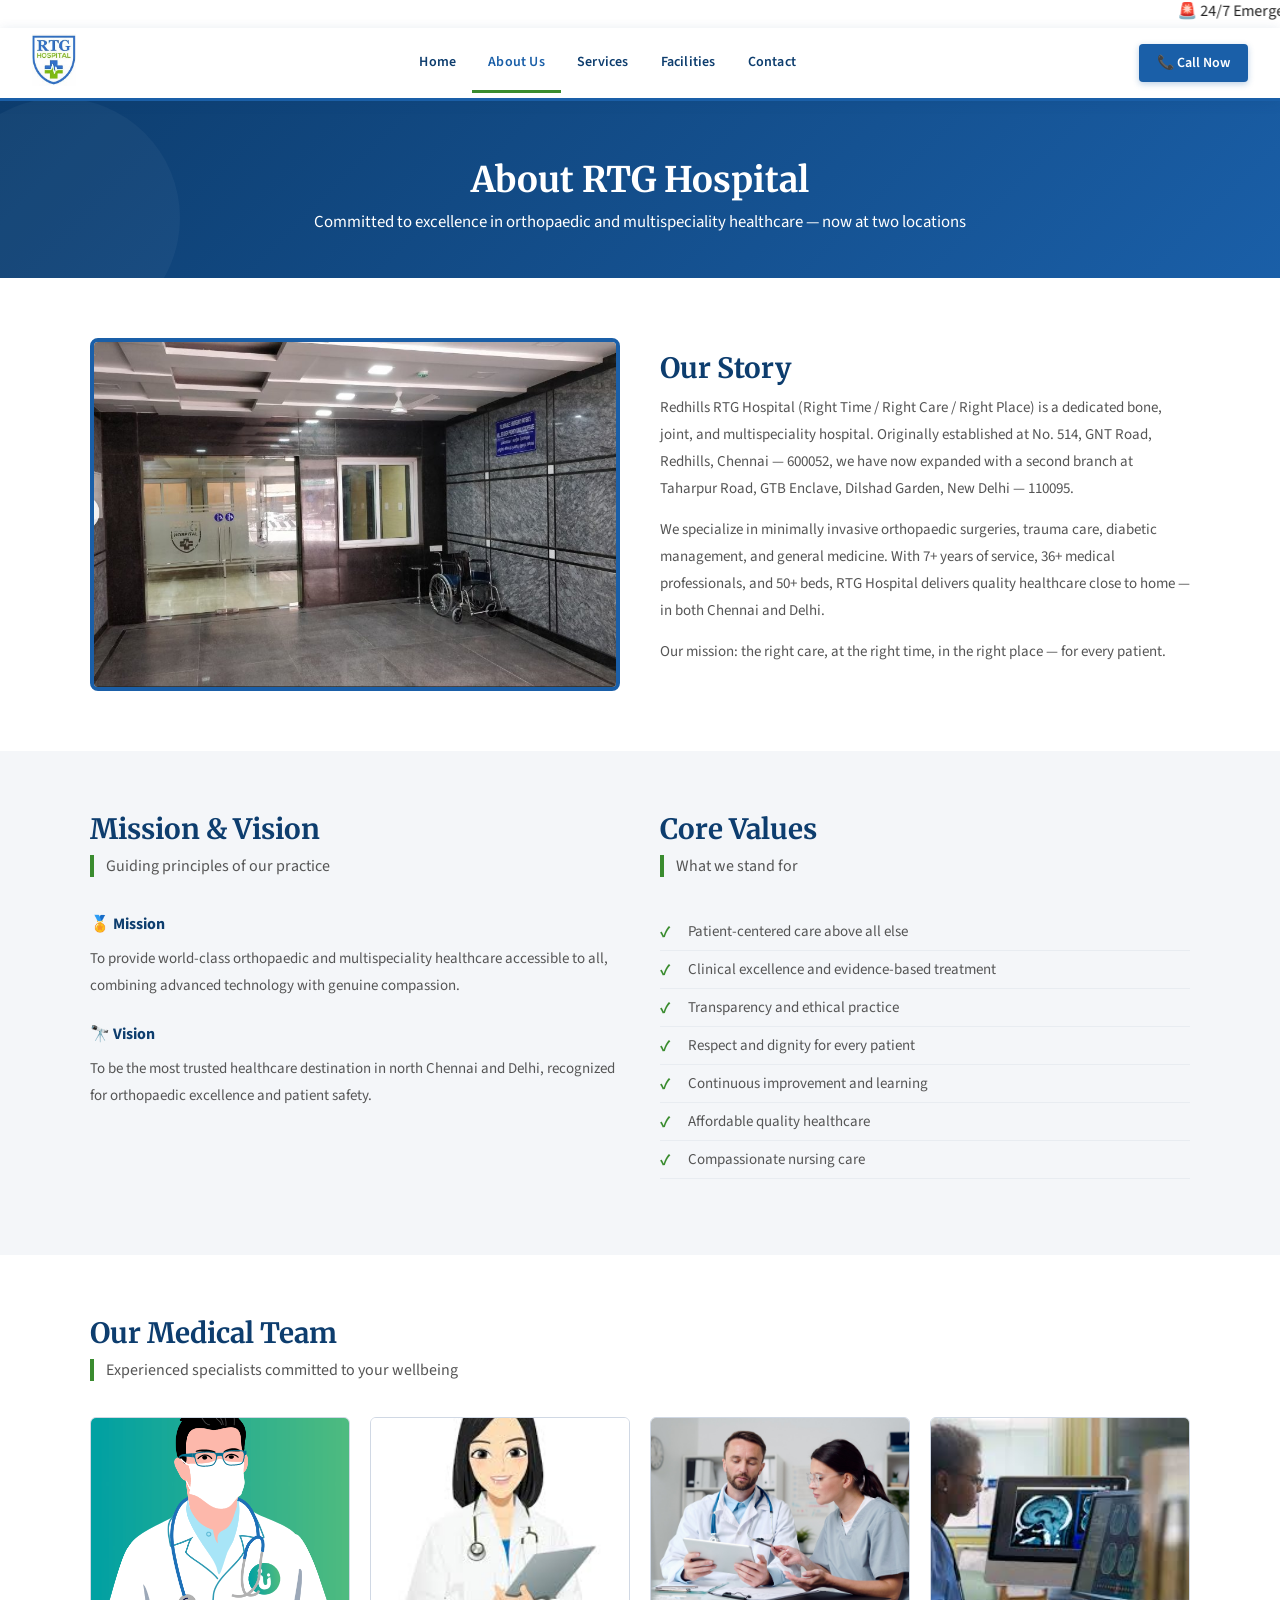
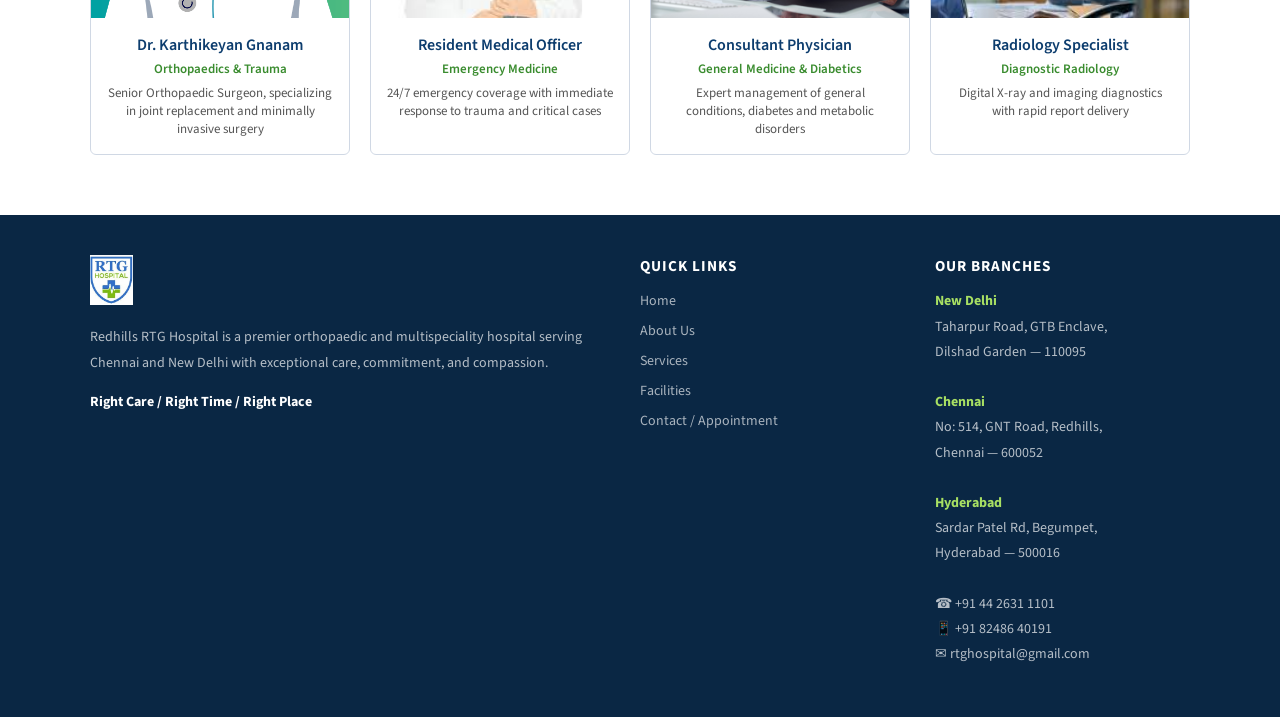
<file: about.html>
<!DOCTYPE html>
<html lang="en">
<head>
<meta charset="UTF-8"/>
<meta name="viewport" content="width=device-width, initial-scale=1.0"/>
<title>About Us - RTG Hospital | Our Story, Mission & Doctors</title>
<meta name="description" content="Learn about RTG Hospital's mission, vision, and expert medical team. Two locations in Chennai and Delhi committed to providing right care, right time, right place."/>
<meta name="keywords" content="RTG Hospital about, doctors, medical team, orthopaedic surgeon, hospital mission"/>
<meta name="robots" content="index, follow"/>
<link rel="canonical" href="https://www.rtghospital.com/about.html"/>
<link rel="icon" type="image/jpeg" href="images/logo.jpg"/>
<meta property="og:title" content="About Us - RTG Hospital | Our Story, Mission & Doctors"/>
<meta property="og:description" content="Learn about RTG Hospital's mission, vision, and expert medical team. Two locations in Chennai and Delhi committed to providing right care, right time, right place."/>
<meta property="og:type" content="website"/>
<meta property="og:url" content="https://www.rtghospital.com/about.html"/>
<link href="https://fonts.googleapis.com/css2?family=Merriweather:wght@400;700&family=Source+Sans+3:wght@400;500;600&display=swap" rel="stylesheet"/>
<link rel="stylesheet" href="css/style.css"/>

</head>
<body>

<div class="top-bar">
  <marquee behavior="scroll" direction="left" scrollamount="4">🚨 24/7 Emergency Care &nbsp;&nbsp;|&nbsp;&nbsp; ☎ +91 44 2631 1101 &nbsp;&nbsp;|&nbsp;&nbsp; +91 82486 40191</marquee>
</div>

<nav>
  <div class="nav-logo">
    <a href="index.html"><img src="images/logo.jpg" alt="RTG Hospital Logo"/></a>
  </div>
  <div class="nav-links">
    <a href="index.html">Home</a>
    <a href="about.html" class="active">About Us</a>
    <a href="services.html">Services</a>
    <a href="facilities.html">Facilities</a>
    <a href="contact.html">Contact</a>
  </div>
  <button class="hamburger" aria-label="Toggle menu">
    <span></span><span></span><span></span>
  </button>
  <a href="tel:+914426311101" class="nav-phone">📞 Call Now</a>
</nav>
<div class="nav-overlay"></div>

<div class="page">
  <div class="page-header">
    <h1>About RTG Hospital</h1>
    <p>Committed to excellence in orthopaedic and multispeciality healthcare — now at two locations</p>
  </div>
  <section>
    <div class="container">
      <div class="about-layout">
        <div class="about-img anim-left"><img src="[data-uri]" alt="RTG Hospital Entrance"/></div>
        <div class="about-text anim-right">
          <div class="section-title">Our Story</div>
          <p>Redhills RTG Hospital (Right Time / Right Care / Right Place) is a dedicated bone, joint, and multispeciality hospital. Originally established at No. 514, GNT Road, Redhills, Chennai — 600052, we have now expanded with a second branch at Taharpur Road, GTB Enclave, Dilshad Garden, New Delhi — 110095.</p>
          <p>We specialize in minimally invasive orthopaedic surgeries, trauma care, diabetic management, and general medicine. With 7+ years of service, 36+ medical professionals, and 50+ beds, RTG Hospital delivers quality healthcare close to home — in both Chennai and Delhi.</p>
          <p>Our mission: the right care, at the right time, in the right place — for every patient.</p>
        </div>
      </div>
    </div>
  </section>
  <section class="section-gray">
    <div class="container">
      <div style="display:grid;grid-template-columns:1fr 1fr;gap:40px;">
        <div class="anim-left">
          <div class="section-title">Mission &amp; Vision</div>
          <div class="section-sub">Guiding principles of our practice</div>
          <div style="margin-bottom:24px;"><h3 style="color:var(--blue-dark);margin-bottom:10px;font-size:1rem;">🏅 Mission</h3><p style="color:var(--text-muted);font-size:15px;line-height:1.8;">To provide world-class orthopaedic and multispeciality healthcare accessible to all, combining advanced technology with genuine compassion.</p></div>
          <div><h3 style="color:var(--blue-dark);margin-bottom:10px;font-size:1rem;">🔭 Vision</h3><p style="color:var(--text-muted);font-size:15px;line-height:1.8;">To be the most trusted healthcare destination in north Chennai and Delhi, recognized for orthopaedic excellence and patient safety.</p></div>
        </div>
        <div class="anim-right">
          <div class="section-title">Core Values</div>
          <div class="section-sub">What we stand for</div>
          <ul class="checklist">
            <li>Patient-centered care above all else</li>
            <li>Clinical excellence and evidence-based treatment</li>
            <li>Transparency and ethical practice</li>
            <li>Respect and dignity for every patient</li>
            <li>Continuous improvement and learning</li>
            <li>Affordable quality healthcare</li>
            <li>Compassionate nursing care</li>
          </ul>
        </div>
      </div>
    </div>
  </section>
  <section>
    <div class="container">
      <div class="section-title anim-fade-down">Our Medical Team</div>
      <div class="section-sub">Experienced specialists committed to your wellbeing</div>
      <div class="doctors-grid">
        <div class="doctor-card anim-fade-up delay-1"><div class="doctor-avatar"><img src="images/doc1.png" alt="Dr. Karthikeyan Gnanam"/></div><div class="doctor-info"><h3>Dr. Karthikeyan Gnanam</h3><div class="dept">Orthopaedics &amp; Trauma</div><p>Senior Orthopaedic Surgeon, specializing in joint replacement and minimally invasive surgery</p></div></div>
        <div class="doctor-card anim-fade-up delay-2"><div class="doctor-avatar"><img src="images/doc2.jfif" alt="Resident Medical Officer"/></div><div class="doctor-info"><h3>Resident Medical Officer</h3><div class="dept">Emergency Medicine</div><p>24/7 emergency coverage with immediate response to trauma and critical cases</p></div></div>
        <div class="doctor-card anim-fade-up delay-3"><div class="doctor-avatar"><img src="images/doc3.jpg" alt="Consultant Physician"/></div><div class="doctor-info"><h3>Consultant Physician</h3><div class="dept">General Medicine &amp; Diabetics</div><p>Expert management of general conditions, diabetes and metabolic disorders</p></div></div>
        <div class="doctor-card anim-fade-up delay-4"><div class="doctor-avatar"><img src="images/doc4.jfif" alt="Radiology Specialist"/></div><div class="doctor-info"><h3>Radiology Specialist</h3><div class="dept">Diagnostic Radiology</div><p>Digital X-ray and imaging diagnostics with rapid report delivery</p></div></div>
      </div>
    </div>
  </section>
</div>

<footer>
  <div class="footer-grid">
    <div>
      <img src="images/logo.jpg" alt="RTG Hospital" style="height:50px;margin-bottom:14px;"/>
      <p>Redhills RTG Hospital is a premier orthopaedic and multispeciality hospital serving Chennai and New Delhi with exceptional care, commitment, and compassion.</p>
      <p style="margin-top:14px;"><strong style="color:#fff;">Right Care / Right Time / Right Place</strong></p>
    </div>
    <div>
      <h4>Quick Links</h4>
      <ul>
        <li><a href="index.html">Home</a></li>
        <li><a href="about.html">About Us</a></li>
        <li><a href="services.html">Services</a></li>
        <li><a href="facilities.html">Facilities</a></li>
        <li><a href="contact.html">Contact / Appointment</a></li>
      </ul>
    </div>
    <div>
      <h4>Our Branches</h4>
      <p>
        <strong style="color:#a8e063;">New Delhi</strong><br/>
        Taharpur Road, GTB Enclave,<br/>Dilshad Garden — 110095<br/><br/>
        <strong style="color:#a8e063;">Chennai</strong><br/>
        No: 514, GNT Road, Redhills,<br/>Chennai — 600052<br/><br/>
        <strong style="color:#a8e063;">Hyderabad</strong><br/>
        Sardar Patel Rd, Begumpet,<br/>Hyderabad — 500016<br/><br/>
        ☎ +91 44 2631 1101<br/>
        📱 +91 82486 40191<br/>
        ✉ rtghospital@gmail.com
      </p>
    </div>
  </div>
  
</footer>

<script src="js/main.js"></script>
</body>
</html>
</file>
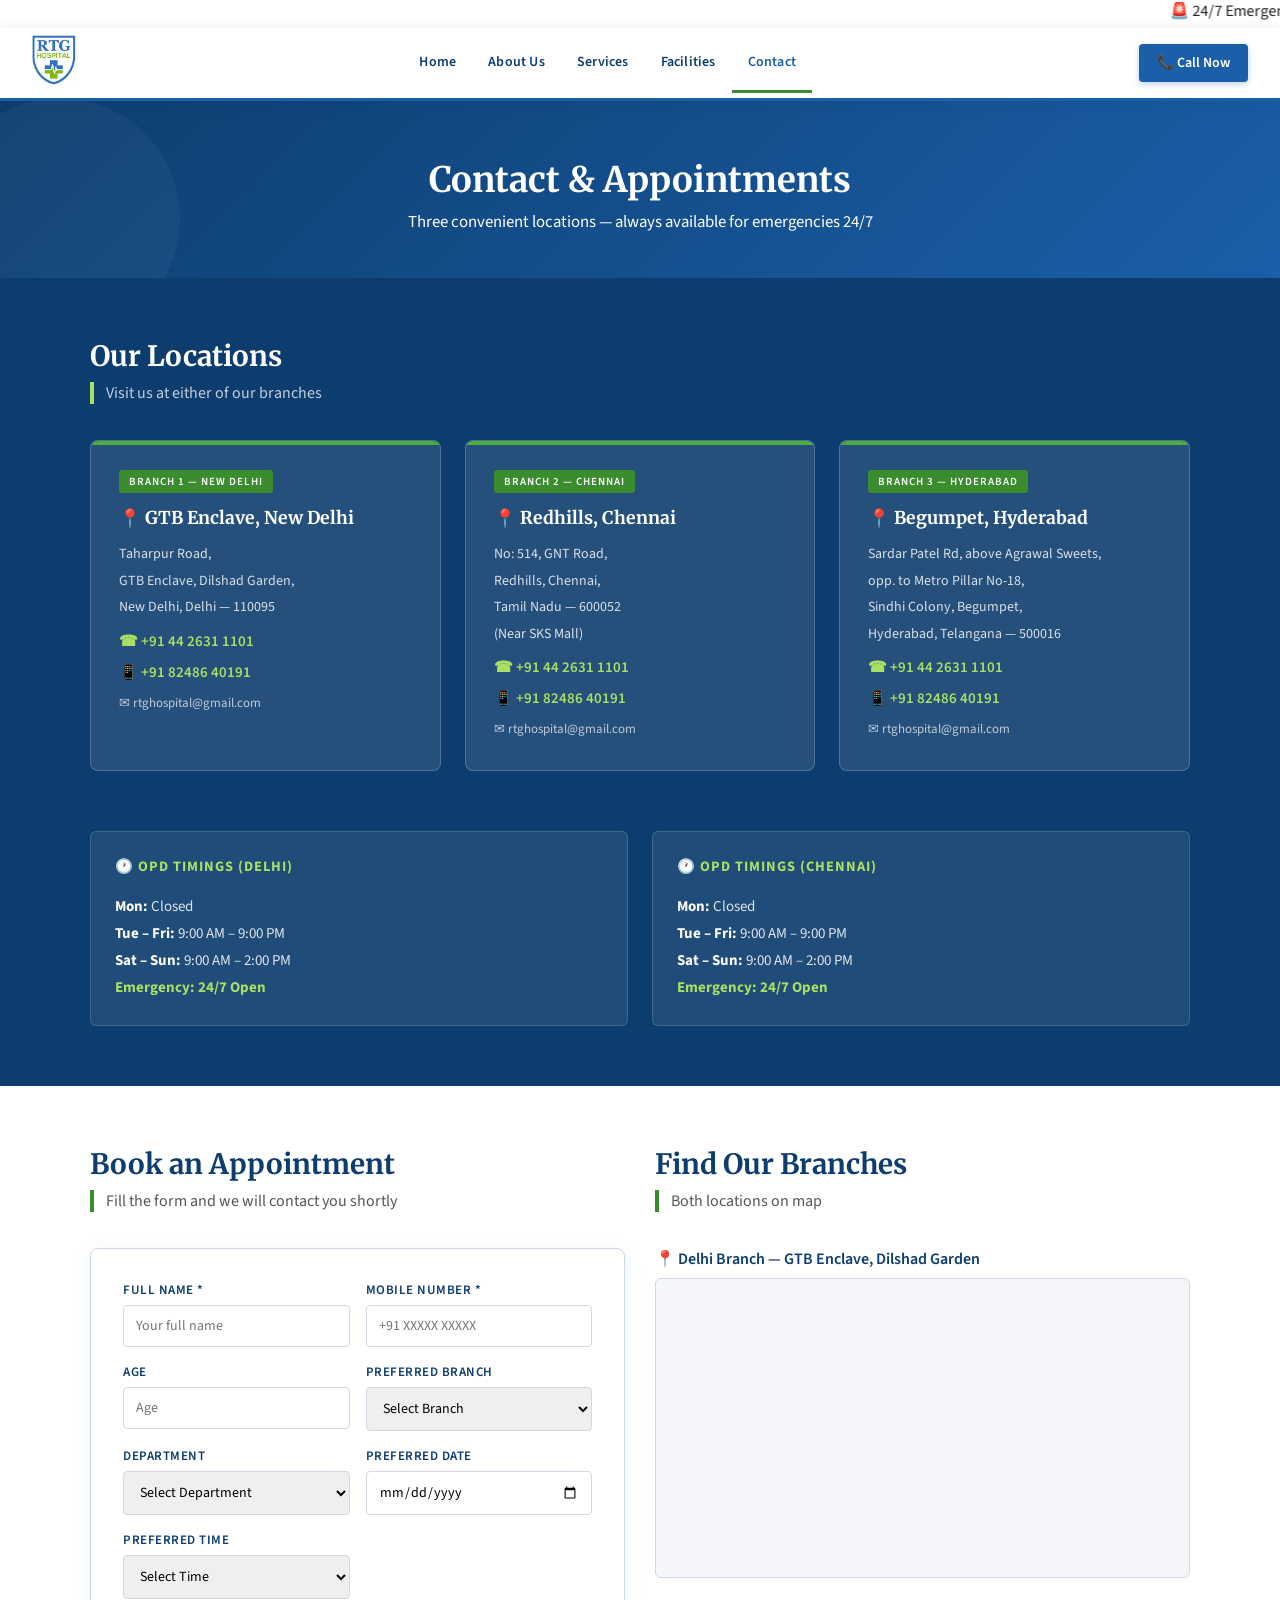
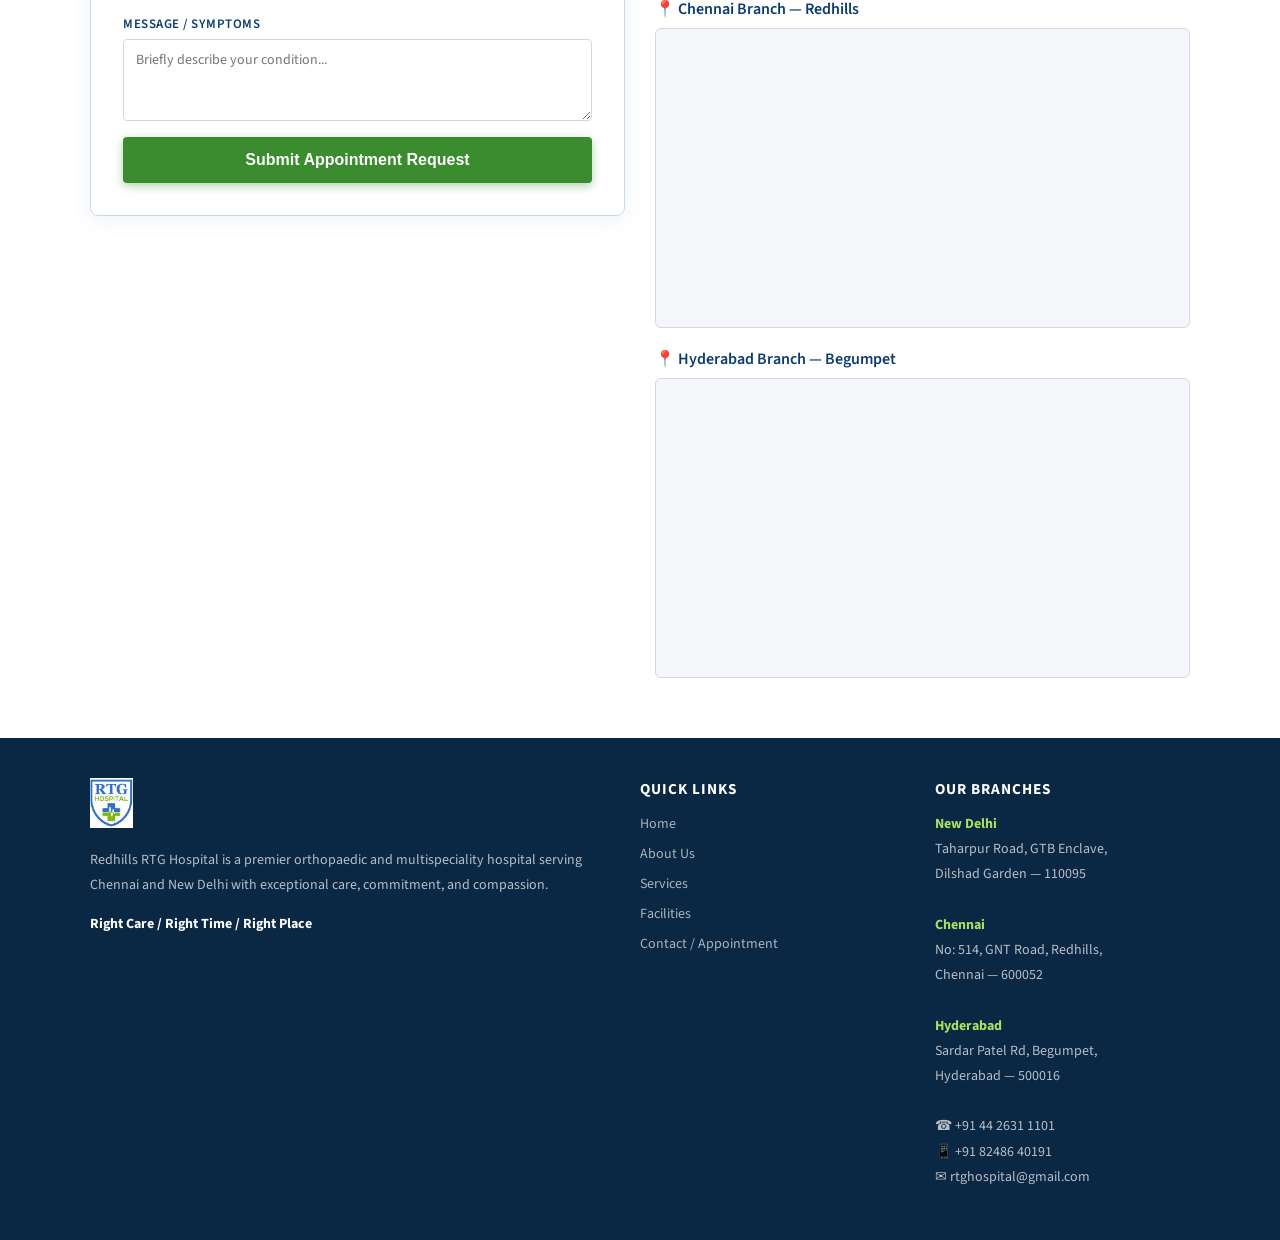
<file: contact.html>
<!DOCTYPE html>
<html lang="en">
<head>
<meta charset="UTF-8"/>
<meta name="viewport" content="width=device-width, initial-scale=1.0"/>
<title>Contact & Appointments - RTG Hospital | Delhi, Chennai & Hyderabad</title>
<meta name="description" content="Contact RTG Hospital for appointments. Located in Delhi, Chennai and Hyderabad. Call +91 44 2631 1101 for 24/7 emergency care."/>
<meta name="keywords" content="RTG Hospital contact, appointment, Chennai, Delhi, Hyderabad, phone number, emergency"/>
<meta name="robots" content="index, follow"/>
<link rel="canonical" href="https://www.rtghospital.com/contact.html"/>
<link rel="icon" type="image/jpeg" href="images/logo.jpg"/>
<meta property="og:title" content="Contact & Appointments - RTG Hospital | Delhi, Chennai & Hyderabad"/>
<meta property="og:description" content="Contact RTG Hospital for appointments. Located in Delhi, Chennai and Hyderabad. Call +91 44 2631 1101 for 24/7 emergency care."/>
<meta property="og:type" content="website"/>
<meta property="og:url" content="https://www.rtghospital.com/contact.html"/>
<link href="https://fonts.googleapis.com/css2?family=Merriweather:wght@400;700&family=Source+Sans+3:wght@400;500;600&display=swap" rel="stylesheet"/>
<link rel="stylesheet" href="css/style.css"/>

</head>
<body>

<div class="top-bar">
  <marquee behavior="scroll" direction="left" scrollamount="4">🚨 24/7 Emergency Care &nbsp;&nbsp;|&nbsp;&nbsp; ☎ +91 44 2631 1101 &nbsp;&nbsp;|&nbsp;&nbsp; +91 82486 40191</marquee>
</div>

<nav>
  <div class="nav-logo">
    <a href="index.html"><img src="images/logo.jpg" alt="RTG Hospital Logo"/></a>
  </div>
  <div class="nav-links">
    <a href="index.html">Home</a>
    <a href="about.html">About Us</a>
    <a href="services.html">Services</a>
    <a href="facilities.html">Facilities</a>
    <a href="contact.html" class="active">Contact</a>
  </div>
  <button class="hamburger" aria-label="Toggle menu">
    <span></span><span></span><span></span>
  </button>
  <a href="tel:+914426311101" class="nav-phone">📞 Call Now</a>
</nav>
<div class="nav-overlay"></div>

<div class="page">
  <div class="page-header">
    <h1>Contact &amp; Appointments</h1>
    <p>Three convenient locations — always available for emergencies 24/7</p>
  </div>

  <section class="section-blue">
    <div class="container">
      <div class="section-title white anim-fade-down">Our Locations</div>
      <div class="section-sub white">Visit us at either of our branches</div>
      <div class="addresses-grid" style="margin-bottom:0;">
        <div class="address-card anim-left">
          <span class="branch-tag">Branch 1 — New Delhi</span>
          <h3>📍 GTB Enclave, New Delhi</h3>
          <p>Taharpur Road,<br/>GTB Enclave, Dilshad Garden,<br/>New Delhi, Delhi — 110095</p>
          <div class="addr-phone">☎ +91 44 2631 1101</div>
          <div class="addr-phone">📱 +91 82486 40191</div>
          <p style="color:rgba(255,255,255,0.7);font-size:13px;margin-top:8px;">✉ rtghospital@gmail.com</p>
        </div>
        <div class="address-card anim-fade-up">
          <span class="branch-tag">Branch 2 — Chennai</span>
          <h3>📍 Redhills, Chennai</h3>
          <p>No: 514, GNT Road,<br/>Redhills, Chennai,<br/>Tamil Nadu — 600052<br/>(Near SKS Mall)</p>
          <div class="addr-phone">☎ +91 44 2631 1101</div>
          <div class="addr-phone">📱 +91 82486 40191</div>
          <p style="color:rgba(255,255,255,0.7);font-size:13px;margin-top:8px;">✉ rtghospital@gmail.com</p>
        </div>
        <div class="address-card anim-right">
          <span class="branch-tag">Branch 3 — Hyderabad</span>
          <h3>📍 Begumpet, Hyderabad</h3>
          <p>Sardar Patel Rd, above Agrawal Sweets,<br/>opp. to Metro Pillar No-18,<br/>Sindhi Colony, Begumpet,<br/>Hyderabad, Telangana — 500016</p>
          <div class="addr-phone">☎ +91 44 2631 1101</div>
          <div class="addr-phone">📱 +91 82486 40191</div>
          <p style="color:rgba(255,255,255,0.7);font-size:13px;margin-top:8px;">✉ rtghospital@gmail.com</p>
        </div>
      </div>
    </div>
  </section>

  <section class="section-blue" style="padding-top:0;">
    <div class="container">
      <div class="contact-grid">
        <div class="contact-card"><h3>🕐 OPD Timings (Delhi)</h3><p><strong style="color:#fff;">Mon:</strong> Closed<br/><strong style="color:#fff;">Tue – Fri:</strong> 9:00 AM – 9:00 PM<br/><strong style="color:#fff;">Sat – Sun:</strong> 9:00 AM – 2:00 PM<br/><strong style="color:#a8e063;">Emergency: 24/7 Open</strong></p></div>
        <div class="contact-card"><h3>🕐 OPD Timings (Chennai)</h3><p><strong style="color:#fff;">Mon:</strong> Closed<br/><strong style="color:#fff;">Tue – Fri:</strong> 9:00 AM – 9:00 PM<br/><strong style="color:#fff;">Sat – Sun:</strong> 9:00 AM – 2:00 PM<br/><strong style="color:#a8e063;">Emergency: 24/7 Open</strong></p></div>
      </div>
    </div>
  </section>

  <section>
    <div class="container">
      <div style="display:grid;grid-template-columns:1fr 1fr;gap:30px;align-items:start;" class="maps-grid">
        <div class="anim-left">
          <div class="section-title">Book an Appointment</div>
          <div class="section-sub">Fill the form and we will contact you shortly</div>
          <div class="appt-form">
            <div class="form-grid">
              <div class="form-group"><label>Full Name *</label><input type="text" placeholder="Your full name"/></div>
              <div class="form-group"><label>Mobile Number *</label><input type="tel" placeholder="+91 XXXXX XXXXX"/></div>
              <div class="form-group"><label>Age</label><input type="number" placeholder="Age"/></div>
              <div class="form-group"><label>Preferred Branch</label>
                <select>
                  <option>Select Branch</option>
                  <option>Chennai — Redhills</option>
                  <option>New Delhi — GTB Enclave</option>
                  <option>Hyderabad — Begumpet</option>
                </select>
              </div>
              <div class="form-group"><label>Department</label>
                <select><option>Select Department</option><option>Orthopaedics &amp; Bone Care</option><option>Trauma &amp; Emergency</option><option>General Medicine</option><option>Diabetic Care</option><option>Surgery</option><option>Radiology</option><option>Paediatrics</option></select>
              </div>
              <div class="form-group"><label>Preferred Date</label><input type="date"/></div>
              <div class="form-group"><label>Preferred Time</label>
                <select><option>Select Time</option><option>9:00 AM – 11:00 AM</option><option>11:00 AM – 1:00 PM</option><option>3:00 PM – 5:00 PM</option><option>6:00 PM – 9:00 PM</option></select>
              </div>
              <div class="form-group form-full"><label>Message / Symptoms</label><textarea rows="3" placeholder="Briefly describe your condition..."></textarea></div>
            </div>
            <button class="btn-primary" onclick="alert('Thank you! We will contact you shortly to confirm your appointment.')" style="width:100%;padding:14px;font-size:16px;">Submit Appointment Request</button>
          </div>
        </div>
        <div class="anim-right">
          <div class="section-title">Find Our Branches</div>
          <div class="section-sub">Both locations on map</div>
          <div style="margin-bottom:14px;">
            <p style="font-weight:600;color:var(--blue-dark);margin-bottom:8px;">📍 Delhi Branch — GTB Enclave, Dilshad Garden</p>
            <div class="map-box"><iframe src="https://www.google.com/maps?q=RTG+Hospital+Redhills+Chennai+514+GNT+Road&output=embed" allowfullscreen loading="lazy"></iframe></div>
          </div>
          <div style="margin-top:20px;">
            <p style="font-weight:600;color:var(--blue-dark);margin-bottom:8px;">📍 Chennai Branch — Redhills</p>
            <div class="map-box"><iframe src="https://www.google.com/maps?q=Taharpur+Road+GTB+Enclave+Dilshad+Garden+New+Delhi+110095&output=embed" allowfullscreen loading="lazy"></iframe></div>
          </div>
          <div style="margin-top:20px;">
            <p style="font-weight:600;color:var(--blue-dark);margin-bottom:8px;">📍 Hyderabad Branch — Begumpet</p>
            <div class="map-box"><iframe src="https://www.google.com/maps?q=Sardar+Patel+Road+Begumpet+Hyderabad+Telangana+500016&output=embed" allowfullscreen loading="lazy"></iframe></div>
          </div>
        </div>
      </div>
    </div>
  </section>
</div>

<footer>
  <div class="footer-grid">
    <div>
      <img src="images/logo.jpg" alt="RTG Hospital" style="height:50px;margin-bottom:14px;"/>
      <p>Redhills RTG Hospital is a premier orthopaedic and multispeciality hospital serving Chennai and New Delhi with exceptional care, commitment, and compassion.</p>
      <p style="margin-top:14px;"><strong style="color:#fff;">Right Care / Right Time / Right Place</strong></p>
    </div>
    <div>
      <h4>Quick Links</h4>
      <ul>
        <li><a href="index.html">Home</a></li>
        <li><a href="about.html">About Us</a></li>
        <li><a href="services.html">Services</a></li>
        <li><a href="facilities.html">Facilities</a></li>
        <li><a href="contact.html">Contact / Appointment</a></li>
      </ul>
    </div>
    <div>
      <h4>Our Branches</h4>
      <p>
        <strong style="color:#a8e063;">New Delhi</strong><br/>
        Taharpur Road, GTB Enclave,<br/>Dilshad Garden — 110095<br/><br/>
        <strong style="color:#a8e063;">Chennai</strong><br/>
        No: 514, GNT Road, Redhills,<br/>Chennai — 600052<br/><br/>
        <strong style="color:#a8e063;">Hyderabad</strong><br/>
        Sardar Patel Rd, Begumpet,<br/>Hyderabad — 500016<br/><br/>
        ☎ +91 44 2631 1101<br/>
        📱 +91 82486 40191<br/>
        ✉ rtghospital@gmail.com
      </p>
    </div>
  </div>
  
</footer>

<script src="js/main.js"></script>
</body>
</html>
</file>
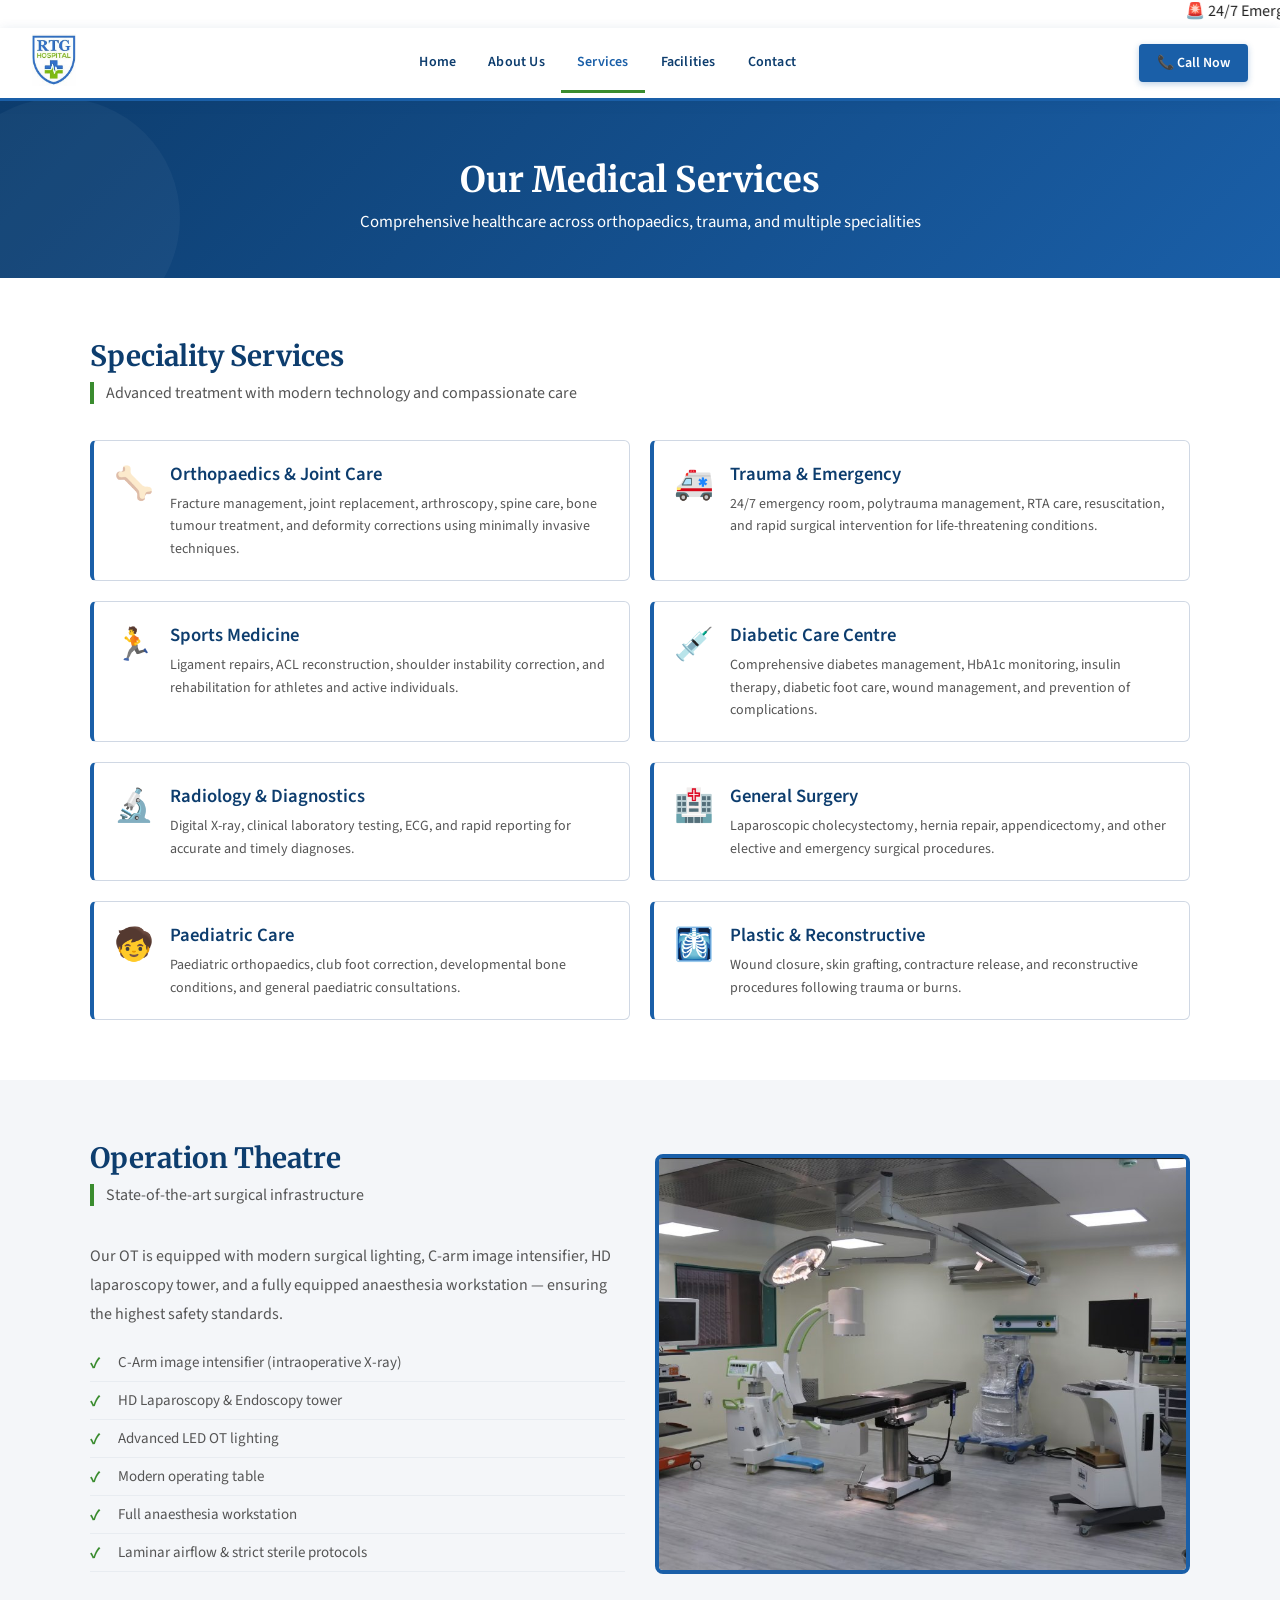
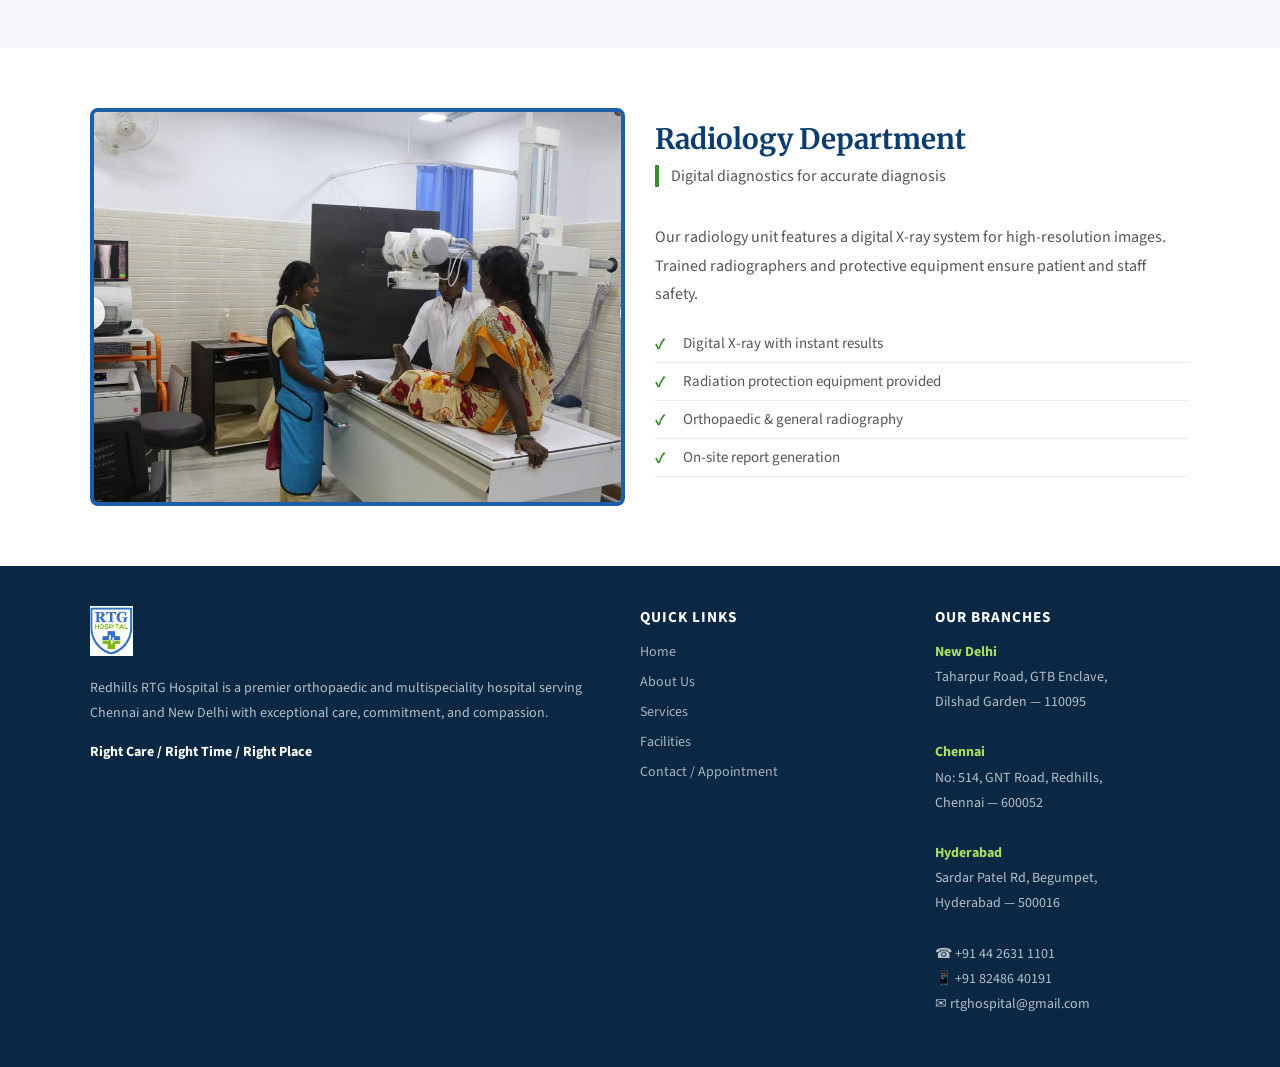
<file: services.html>
<!DOCTYPE html>
<html lang="en">
<head>
<meta charset="UTF-8"/>
<meta name="viewport" content="width=device-width, initial-scale=1.0"/>
<title>Medical Services - RTG Hospital | Orthopaedic, Emergency & More</title>
<meta name="description" content="Explore RTG Hospital's comprehensive medical services: orthopaedic surgery, 24/7 emergency care, general medicine, diabetes management, digital X-ray, and more."/>
<meta name="keywords" content="RTG Hospital services, orthopaedic surgery, emergency care, general medicine, X-ray, physiotherapy"/>
<meta name="robots" content="index, follow"/>
<link rel="canonical" href="https://www.rtghospital.com/services.html"/>
<link rel="icon" type="image/jpeg" href="images/logo.jpg"/>
<meta property="og:title" content="Medical Services - RTG Hospital | Orthopaedic, Emergency & More"/>
<meta property="og:description" content="Explore RTG Hospital's comprehensive medical services: orthopaedic surgery, 24/7 emergency care, general medicine, diabetes management, digital X-ray, and more."/>
<meta property="og:type" content="website"/>
<meta property="og:url" content="https://www.rtghospital.com/services.html"/>
<link href="https://fonts.googleapis.com/css2?family=Merriweather:wght@400;700&family=Source+Sans+3:wght@400;500;600&display=swap" rel="stylesheet"/>
<link rel="stylesheet" href="css/style.css"/>

</head>
<body>

<div class="top-bar">
  <marquee behavior="scroll" direction="left" scrollamount="4">🚨 24/7 Emergency Care &nbsp;&nbsp;|&nbsp;&nbsp; ☎ +91 44 2631 1101 &nbsp;&nbsp;|&nbsp;&nbsp; +91 82486 40191</marquee>
</div>

<nav>
  <div class="nav-logo">
    <a href="index.html"><img src="images/logo.jpg" alt="RTG Hospital Logo"/></a>
  </div>
  <div class="nav-links">
    <a href="index.html">Home</a>
    <a href="about.html">About Us</a>
    <a href="services.html" class="active">Services</a>
    <a href="facilities.html">Facilities</a>
    <a href="contact.html">Contact</a>
  </div>
  <button class="hamburger" aria-label="Toggle menu">
    <span></span><span></span><span></span>
  </button>
  <a href="tel:+914426311101" class="nav-phone">📞 Call Now</a>
</nav>
<div class="nav-overlay"></div>

<div class="page">
  <div class="page-header">
    <h1>Our Medical Services</h1>
    <p>Comprehensive healthcare across orthopaedics, trauma, and multiple specialities</p>
  </div>
  <section>
    <div class="container">
      <div class="section-title anim-fade-down">Speciality Services</div>
      <div class="section-sub">Advanced treatment with modern technology and compassionate care</div>
      <div class="services-big-grid">
        <div class="service-item anim-fade-up delay-1"><div class="service-icon">🦴</div><div><h3>Orthopaedics &amp; Joint Care</h3><p>Fracture management, joint replacement, arthroscopy, spine care, bone tumour treatment, and deformity corrections using minimally invasive techniques.</p></div></div>
        <div class="service-item anim-fade-up delay-2"><div class="service-icon">🚑</div><div><h3>Trauma &amp; Emergency</h3><p>24/7 emergency room, polytrauma management, RTA care, resuscitation, and rapid surgical intervention for life-threatening conditions.</p></div></div>
        <div class="service-item anim-fade-up delay-3"><div class="service-icon">🏃</div><div><h3>Sports Medicine</h3><p>Ligament repairs, ACL reconstruction, shoulder instability correction, and rehabilitation for athletes and active individuals.</p></div></div>
        <div class="service-item anim-fade-up delay-4"><div class="service-icon">💉</div><div><h3>Diabetic Care Centre</h3><p>Comprehensive diabetes management, HbA1c monitoring, insulin therapy, diabetic foot care, wound management, and prevention of complications.</p></div></div>
        <div class="service-item anim-fade-up delay-5"><div class="service-icon">🔬</div><div><h3>Radiology &amp; Diagnostics</h3><p>Digital X-ray, clinical laboratory testing, ECG, and rapid reporting for accurate and timely diagnoses.</p></div></div>
        <div class="service-item anim-fade-up delay-6"><div class="service-icon">🏥</div><div><h3>General Surgery</h3><p>Laparoscopic cholecystectomy, hernia repair, appendicectomy, and other elective and emergency surgical procedures.</p></div></div>
        <div class="service-item anim-fade-up delay-1"><div class="service-icon">🧒</div><div><h3>Paediatric Care</h3><p>Paediatric orthopaedics, club foot correction, developmental bone conditions, and general paediatric consultations.</p></div></div>
        <div class="service-item anim-fade-up delay-2"><div class="service-icon">🩻</div><div><h3>Plastic &amp; Reconstructive</h3><p>Wound closure, skin grafting, contracture release, and reconstructive procedures following trauma or burns.</p></div></div>
      </div>
    </div>
  </section>
  <section class="section-gray">
    <div class="container">
      <div style="display:grid;grid-template-columns:1fr 1fr;gap:30px;align-items:center;">
        <div class="anim-left">
          <div class="section-title">Operation Theatre</div>
          <div class="section-sub">State-of-the-art surgical infrastructure</div>
          <p style="color:var(--text-muted);line-height:1.8;margin-bottom:16px;">Our OT is equipped with modern surgical lighting, C-arm image intensifier, HD laparoscopy tower, and a fully equipped anaesthesia workstation — ensuring the highest safety standards.</p>
          <ul class="checklist">
            <li>C-Arm image intensifier (intraoperative X-ray)</li>
            <li>HD Laparoscopy &amp; Endoscopy tower</li>
            <li>Advanced LED OT lighting</li>
            <li>Modern operating table</li>
            <li>Full anaesthesia workstation</li>
            <li>Laminar airflow &amp; strict sterile protocols</li>
          </ul>
        </div>
        <div class="anim-right" style="border-radius:8px;overflow:hidden;border:4px solid var(--blue);"><img src="[data-uri]" alt="Operation Theatre" style="width:100%;display:block;"/></div>
      </div>
    </div>
  </section>
  <section>
    <div class="container">
      <div style="display:grid;grid-template-columns:1fr 1fr;gap:30px;align-items:center;">
        <div class="anim-left" style="border-radius:8px;overflow:hidden;border:4px solid var(--blue);"><img src="[data-uri]" alt="X-Ray" style="width:100%;display:block;"/></div>
        <div class="anim-right">
          <div class="section-title">Radiology Department</div>
          <div class="section-sub">Digital diagnostics for accurate diagnosis</div>
          <p style="color:var(--text-muted);line-height:1.8;margin-bottom:16px;">Our radiology unit features a digital X-ray system for high-resolution images. Trained radiographers and protective equipment ensure patient and staff safety.</p>
          <ul class="checklist">
            <li>Digital X-ray with instant results</li>
            <li>Radiation protection equipment provided</li>
            <li>Orthopaedic &amp; general radiography</li>
            <li>On-site report generation</li>
          </ul>
        </div>
      </div>
    </div>
  </section>
</div>

<footer>
  <div class="footer-grid">
    <div>
      <img src="images/logo.jpg" alt="RTG Hospital" style="height:50px;margin-bottom:14px;"/>
      <p>Redhills RTG Hospital is a premier orthopaedic and multispeciality hospital serving Chennai and New Delhi with exceptional care, commitment, and compassion.</p>
      <p style="margin-top:14px;"><strong style="color:#fff;">Right Care / Right Time / Right Place</strong></p>
    </div>
    <div>
      <h4>Quick Links</h4>
      <ul>
        <li><a href="index.html">Home</a></li>
        <li><a href="about.html">About Us</a></li>
        <li><a href="services.html">Services</a></li>
        <li><a href="facilities.html">Facilities</a></li>
        <li><a href="contact.html">Contact / Appointment</a></li>
      </ul>
    </div>
    <div>
      <h4>Our Branches</h4>
      <p>
        <strong style="color:#a8e063;">New Delhi</strong><br/>
        Taharpur Road, GTB Enclave,<br/>Dilshad Garden — 110095<br/><br/>
        <strong style="color:#a8e063;">Chennai</strong><br/>
        No: 514, GNT Road, Redhills,<br/>Chennai — 600052<br/><br/>
        <strong style="color:#a8e063;">Hyderabad</strong><br/>
        Sardar Patel Rd, Begumpet,<br/>Hyderabad — 500016<br/><br/>
        ☎ +91 44 2631 1101<br/>
        📱 +91 82486 40191<br/>
        ✉ rtghospital@gmail.com
      </p>
    </div>
  </div>
  
</footer>

<script src="js/main.js"></script>
</body>
</html>
</file>
<file: css/style.css>
*{margin:0;padding:0;box-sizing:border-box;}
:root{
  --blue:#1a5fa8;
  --blue-dark:#0d3d6e;
  --blue-light:#3a7ec8;
  --green:#3a8c2f;
  --green-light:#4cad3f;
  --white:#fff;
  --gray-light:#f4f6f9;
  --gray:#e8ecf1;
  --text:#222;
  --text-muted:#555;
  --border:#d0d8e4;
}
body{font-family:"Source Sans 3",sans-serif;color:var(--text);background:#fff;}

/* ANIMATIONS */
@keyframes fadeInDown{from{opacity:0;transform:translateY(-20px);}to{opacity:1;transform:translateY(0);}}
@keyframes fadeInUp{from{opacity:0;transform:translateY(30px);}to{opacity:1;transform:translateY(0);}}
@keyframes fadeIn{from{opacity:0;}to{opacity:1;}}
@keyframes slideInLeft{from{opacity:0;transform:translateX(-30px);}to{opacity:1;transform:translateX(0);}}
@keyframes slideInRight{from{opacity:0;transform:translateX(30px);}to{opacity:1;transform:translateX(0);}}
@keyframes countUp{from{opacity:0;transform:scale(0.8);}to{opacity:1;transform:scale(1);}}
@keyframes pulse{0%,100%{transform:scale(1);}50%{transform:scale(1.05);}}
@keyframes shimmer{0%{background-position:-200% 0;}100%{background-position:200% 0;}}

.anim-fade-down{animation:fadeInDown 0.7s ease both;}
.anim-fade-up{animation:fadeInUp 0.7s ease both;}
.anim-fade{animation:fadeIn 0.8s ease both;}
.anim-left{animation:slideInLeft 0.7s ease both;}
.anim-right{animation:slideInRight 0.7s ease both;}
.delay-1{animation-delay:0.1s;}
.delay-2{animation-delay:0.2s;}
.delay-3{animation-delay:0.3s;}
.delay-4{animation-delay:0.4s;}
.delay-5{animation-delay:0.5s;}
.delay-6{animation-delay:0.6s;}

/* NAV - WHITE */
nav{
  background:#fff;
  padding:0 2rem;
  display:flex;align-items:center;justify-content:space-between;
  position:sticky;top:0;z-index:100;
  box-shadow:0 2px 12px rgba(13,61,110,0.12);
  border-bottom:3px solid var(--blue);
  transition:box-shadow 0.3s;
}
.nav-logo{display:flex;align-items:center;gap:12px;padding:6px 0;}
.nav-logo img{height:52px;transition:transform 0.3s;}
.nav-logo img:hover{transform:scale(1.05);}
.nav-links{display:flex;gap:0;}
.nav-links a{
  color:var(--blue-dark);
  text-decoration:none;
  padding:18px 16px;
  font-size:14px;
  font-weight:600;
  border-bottom:3px solid transparent;
  transition:all 0.25s;
  display:block;
  position:relative;
  letter-spacing:0.2px;
}
.nav-links a::after{
  content:"";
  position:absolute;bottom:-3px;left:50%;right:50%;
  height:3px;background:var(--green);
  transition:left 0.25s,right 0.25s;
}
.nav-links a:hover::after,.nav-links a.active::after{left:0;right:0;}
.nav-links a:hover,.nav-links a.active{color:var(--blue);}
.nav-phone{
  color:#fff;font-size:14px;font-weight:600;
  background:var(--blue);padding:9px 18px;border-radius:4px;
  text-decoration:none;
  transition:all 0.25s;
  box-shadow:0 2px 6px rgba(26,95,168,0.3);
}
.nav-phone:hover{background:var(--blue-dark);transform:translateY(-1px);box-shadow:0 4px 12px rgba(26,95,168,0.4);}

/* PAGES */
.page{display:none;}
.page.active{display:block;}

/* HERO */
.hero{
  background:linear-gradient(135deg,var(--blue-dark) 0%,var(--blue) 60%,#1e6fb5 100%);
  color:#fff;
  padding:80px 2rem 70px;
  text-align:center;
  position:relative;
  overflow:hidden;
}
.hero::before{
  content:"";
  position:absolute;top:0;left:0;right:0;bottom:0;
  background:url("data:image/svg+xml,%3Csvg width='60' height='60' viewBox='0 0 60 60' xmlns='http://www.w3.org/2000/svg'%3E%3Cg fill='none' fill-rule='evenodd'%3E%3Cg fill='%23ffffff' fill-opacity='0.04'%3E%3Cpath d='M36 34v-4h-2v4h-4v2h4v4h2v-4h4v-2h-4zm0-30V0h-2v4h-4v2h4v4h2V6h4V4h-4zM6 34v-4H4v4H0v2h4v4h2v-4h4v-2H6zM6 4V0H4v4H0v2h4v4h2V6h4V4H6z'/%3E%3C/g%3E%3C/g%3E%3C/svg%3E");
  opacity:0.5;
}
.hero::after{
  content:"";
  position:absolute;bottom:-50px;right:-50px;
  width:300px;height:300px;
  background:rgba(255,255,255,0.04);
  border-radius:50%;
}
.hero h1{
  font-family:"Merriweather",serif;
  font-size:2.7rem;font-weight:700;
  margin-bottom:12px;
  position:relative;
  text-shadow:0 2px 8px rgba(0,0,0,0.2);
}
.hero-tag{
  color:#a8e063;
  font-size:1.1rem;font-weight:500;
  margin-bottom:24px;
  position:relative;
  letter-spacing:1.5px;
}
.hero p{
  font-size:1.05rem;
  max-width:640px;margin:0 auto 36px;
  line-height:1.8;
  opacity:0.92;
  position:relative;
}
.hero-btns{display:flex;gap:14px;justify-content:center;flex-wrap:wrap;position:relative;}
.btn-primary{
  background:var(--green);color:#fff;
  padding:13px 30px;border-radius:4px;
  text-decoration:none;font-weight:600;font-size:15px;
  border:none;cursor:pointer;
  transition:all 0.25s;
  box-shadow:0 3px 10px rgba(58,140,47,0.4);
}
.btn-primary:hover{background:var(--green-light);transform:translateY(-2px);box-shadow:0 6px 16px rgba(58,140,47,0.5);}
.btn-outline{
  background:transparent;color:#fff;
  padding:12px 28px;border-radius:4px;
  text-decoration:none;font-weight:600;font-size:15px;
  border:2px solid rgba(255,255,255,0.6);
  cursor:pointer;transition:all 0.25s;
}
.btn-outline:hover{background:rgba(255,255,255,0.12);border-color:#fff;transform:translateY(-2px);}

/* STATS BAR */
.stats-bar{
  background:var(--blue);
  display:grid;grid-template-columns:repeat(4,1fr);
  text-align:center;
  border-bottom:3px solid var(--green);
}
.stat-item{
  padding:24px 10px;
  border-right:1px solid rgba(255,255,255,0.15);
  transition:background 0.25s;
}
.stat-item:hover{background:rgba(255,255,255,0.08);}
.stat-item:last-child{border-right:none;}
.stat-num{
  color:#fff;font-size:2.2rem;font-weight:700;
  font-family:"Merriweather",serif;
  display:block;
}
.stat-label{color:rgba(255,255,255,0.75);font-size:13px;margin-top:4px;}

/* SECTIONS */
section{padding:60px 2rem;}
.section-gray{background:var(--gray-light);}
.section-blue{background:var(--blue-dark);color:#fff;}
.container{max-width:1100px;margin:0 auto;}
.section-title{
  font-family:"Merriweather",serif;
  font-size:1.75rem;font-weight:700;
  color:var(--blue-dark);
  margin-bottom:8px;
}
.section-title.white{color:#fff;}
.section-sub{
  color:var(--text-muted);font-size:1rem;
  margin-bottom:36px;
  border-left:4px solid var(--green);
  padding-left:12px;
}
.section-sub.white{color:rgba(255,255,255,0.75);border-color:#a8e063;}

/* CARDS */
.cards-grid{display:grid;grid-template-columns:repeat(auto-fit,minmax(220px,1fr));gap:20px;}
.card{
  background:#fff;border:1px solid var(--border);
  border-radius:6px;overflow:hidden;
  transition:box-shadow 0.3s,transform 0.3s;
}
.card:hover{box-shadow:0 8px 24px rgba(26,95,168,0.18);transform:translateY(-4px);}
.card-icon{
  background:var(--blue-dark);color:#fff;
  padding:22px;text-align:center;font-size:2.5rem;
  transition:background 0.3s;
}
.card:hover .card-icon{background:var(--blue);}
.card-body{padding:20px;}
.card-body h3{color:var(--blue-dark);font-size:1.05rem;margin-bottom:8px;font-weight:600;}
.card-body p{color:var(--text-muted);font-size:14px;line-height:1.6;}

/* GALLERY */
.gallery-grid{
  display:grid;
  grid-template-columns:repeat(3,1fr);
  gap:12px;
}
.gallery-img{
  border-radius:6px;overflow:hidden;
  aspect-ratio:4/3;
  position:relative;
}
.gallery-img img{width:100%;height:100%;object-fit:cover;transition:transform 0.4s;}
.gallery-img:hover img{transform:scale(1.06);}
.gallery-img::after{
  content:"";
  position:absolute;inset:0;
  background:linear-gradient(to bottom,transparent 60%,rgba(13,61,110,0.4));
  opacity:0;transition:opacity 0.3s;
}
.gallery-img:hover::after{opacity:1;}

/* ABOUT LAYOUT */
.about-layout{display:grid;grid-template-columns:1fr 1fr;gap:40px;align-items:center;}
.about-img{border-radius:8px;overflow:hidden;border:4px solid var(--blue);transition:box-shadow 0.3s;}
.about-img:hover{box-shadow:0 8px 30px rgba(26,95,168,0.25);}
.about-img img{width:100%;display:block;transition:transform 0.4s;}
.about-img:hover img{transform:scale(1.03);}
.about-text h2{margin-bottom:16px;}
.about-text p{color:var(--text-muted);line-height:1.8;margin-bottom:14px;font-size:15px;}

/* CHECKLIST */
.checklist{list-style:none;margin:16px 0;}
.checklist li{
  padding:8px 0 8px 28px;
  position:relative;
  color:var(--text-muted);
  font-size:15px;
  border-bottom:1px solid var(--gray);
  transition:color 0.2s;
}
.checklist li:hover{color:var(--blue-dark);}
.checklist li::before{
  content:"✓";
  position:absolute;left:0;
  color:var(--green);font-weight:700;font-size:16px;
}

/* ADDRESSES SECTION */
.addresses-grid{display:grid;grid-template-columns:repeat(3,1fr);gap:24px;margin-bottom:32px;}
.address-card{
  background:rgba(255,255,255,0.1);
  border:1px solid rgba(255,255,255,0.2);
  border-radius:8px;padding:28px;
  position:relative;overflow:hidden;
  transition:transform 0.3s,box-shadow 0.3s;
}
.address-card:hover{transform:translateY(-3px);box-shadow:0 8px 24px rgba(0,0,0,0.2);}
.address-card::before{
  content:"";
  position:absolute;top:0;left:0;right:0;
  height:4px;
  background:var(--green-light);
}
.address-card .branch-tag{
  display:inline-block;
  background:var(--green);color:#fff;
  font-size:11px;font-weight:600;letter-spacing:1px;text-transform:uppercase;
  padding:4px 10px;border-radius:3px;margin-bottom:14px;
}
.address-card h3{color:#fff;font-size:1.1rem;margin-bottom:12px;font-family:"Merriweather",serif;}
.address-card p{color:rgba(255,255,255,0.82);font-size:14px;line-height:1.9;}
.address-card .addr-phone{color:#a8e063;font-weight:600;margin-top:10px;font-size:15px;}

/* CONTACT GRID */
.contact-grid{display:grid;grid-template-columns:1fr 1fr;gap:24px;}
.contact-card{
  background:rgba(255,255,255,0.08);
  border:1px solid rgba(255,255,255,0.15);
  border-radius:6px;padding:24px;
  transition:background 0.25s;
}
.contact-card:hover{background:rgba(255,255,255,0.12);}
.contact-card h3{color:#a8e063;margin-bottom:16px;font-size:0.9rem;text-transform:uppercase;letter-spacing:1px;}
.contact-card p{color:rgba(255,255,255,0.85);font-size:15px;line-height:1.8;}

/* FORM */
.appt-form{
  background:#fff;border-radius:8px;padding:32px;
  border:1px solid var(--border);
  box-shadow:0 4px 20px rgba(26,95,168,0.08);
}
.form-grid{display:grid;grid-template-columns:1fr 1fr;gap:16px;margin-bottom:16px;}
.form-group{display:flex;flex-direction:column;gap:6px;}
.form-group label{font-size:13px;font-weight:600;color:var(--blue-dark);text-transform:uppercase;letter-spacing:0.5px;}
.form-group input,.form-group select,.form-group textarea{
  border:1px solid var(--border);border-radius:4px;
  padding:10px 12px;font-size:14px;font-family:inherit;
  outline:none;transition:border-color 0.2s,box-shadow 0.2s;
}
.form-group input:focus,.form-group select:focus,.form-group textarea:focus{
  border-color:var(--blue);
  box-shadow:0 0 0 3px rgba(26,95,168,0.1);
}
.form-full{grid-column:1/-1;}

/* DOCTORS */
.doctors-grid{display:grid;grid-template-columns:repeat(auto-fit,minmax(200px,1fr));gap:20px;}
.doctor-card{
  background:#fff;border:1px solid var(--border);
  border-radius:6px;text-align:center;overflow:hidden;
  transition:box-shadow 0.3s,transform 0.3s;
}
.doctor-card:hover{box-shadow:0 8px 24px rgba(26,95,168,0.15);transform:translateY(-4px);}
.doctor-avatar{
  background:var(--blue-dark);
  height:200px;display:flex;align-items:center;justify-content:center;
  font-size:3rem;color:rgba(255,255,255,0.4);
  transition:background 0.3s;
  overflow:hidden;
}
.doctor-avatar img{width:100%;height:100%;object-fit:cover;}
.doctor-card:hover .doctor-avatar{background:var(--blue);}
.doctor-info{padding:16px;}
.doctor-info h3{color:var(--blue-dark);font-size:1rem;font-weight:600;margin-bottom:4px;}
.doctor-info .dept{color:var(--green);font-size:13px;font-weight:600;margin-bottom:6px;}
.doctor-info p{color:var(--text-muted);font-size:13px;}

/* SERVICES PAGE */
.services-big-grid{display:grid;grid-template-columns:repeat(2,1fr);gap:20px;}
.service-item{
  display:flex;gap:16px;align-items:flex-start;
  background:#fff;border:1px solid var(--border);
  border-radius:6px;padding:20px;
  border-left:4px solid var(--blue);
  transition:box-shadow 0.3s,transform 0.3s,border-left-color 0.3s;
}
.service-item:hover{box-shadow:0 6px 20px rgba(26,95,168,0.14);transform:translateY(-2px);border-left-color:var(--green);}
.service-icon{font-size:2rem;flex-shrink:0;}
.service-item h3{color:var(--blue-dark);font-weight:600;margin-bottom:6px;}
.service-item p{color:var(--text-muted);font-size:14px;line-height:1.6;}

/* FOOTER */
footer{
  background:#0a2744;
  color:rgba(255,255,255,0.7);
  padding:40px 2rem 20px;
}
.footer-grid{
  display:grid;grid-template-columns:2fr 1fr 1fr;
  gap:40px;max-width:1100px;margin:0 auto 30px;
}
footer h4{color:#fff;margin-bottom:12px;font-size:0.95rem;text-transform:uppercase;letter-spacing:1px;}
footer p{font-size:14px;line-height:1.8;}
footer ul{list-style:none;}
footer ul li{margin-bottom:8px;}
footer ul li a{color:rgba(255,255,255,0.65);text-decoration:none;font-size:14px;transition:color 0.2s;}
footer ul li a:hover{color:#a8e063;}
.footer-bottom{
  border-top:1px solid rgba(255,255,255,0.1);
  padding-top:20px;max-width:1100px;margin:0 auto;
  text-align:center;font-size:13px;
}
.emergency-strip{
  background:var(--green);color:#fff;
  text-align:center;padding:10px;
  font-weight:600;font-size:15px;
  animation:pulse 3s ease infinite;
}

/* MAP */
.map-box{
  background:var(--gray-light);
  border:1px solid var(--border);
  border-radius:6px;
  overflow:hidden;
  height:300px;
}
.map-box iframe{width:100%;height:100%;border:none;}

/* MAPS DUAL */
.maps-dual{display:grid;grid-template-columns:1fr 1fr;gap:20px;}

/* PAGE HEADER */
.page-header{
  background:linear-gradient(135deg,var(--blue-dark),var(--blue));
  color:#fff;padding:56px 2rem 44px;text-align:center;
  position:relative;overflow:hidden;
}
.page-header::before{
  content:"";
  position:absolute;bottom:-60px;left:-60px;
  width:240px;height:240px;
  background:rgba(255,255,255,0.04);
  border-radius:50%;
}
.page-header h1{
  font-family:"Merriweather",serif;font-size:2.2rem;
  margin-bottom:8px;
  animation:fadeInDown 0.7s ease both;
}
.page-header p{opacity:0.85;font-size:1.05rem;animation:fadeInUp 0.7s 0.2s ease both;}

/* WHY CARDS */
.why-card{
  padding:24px;border-left:4px solid var(--green);
  background:var(--gray-light);border-radius:0 6px 6px 0;
  transition:box-shadow 0.3s,transform 0.3s;
}
.why-card:hover{box-shadow:0 6px 20px rgba(26,95,168,0.12);transform:translateX(4px);}

/* HAMBURGER */
.hamburger{display:none;flex-direction:column;gap:5px;cursor:pointer;padding:8px;z-index:101;background:none;border:none;}
.hamburger span{display:block;width:24px;height:3px;background:var(--blue-dark);border-radius:2px;transition:all 0.3s;}
.hamburger.active span:nth-child(1){transform:rotate(45deg) translate(5px,6px);}
.hamburger.active span:nth-child(2){opacity:0;}
.hamburger.active span:nth-child(3){transform:rotate(-45deg) translate(5px,-6px);}

/* MOBILE NAV OVERLAY */
.nav-overlay{display:none;position:fixed;top:0;left:0;width:100%;height:100%;background:rgba(0,0,0,0.5);z-index:99;}
.nav-overlay.active{display:block;}

/* TABLET */
@media(max-width:992px){
  .nav-links a{padding:16px 10px;font-size:13px;}
  .nav-phone{font-size:12px;padding:8px 14px;}
  .footer-grid{grid-template-columns:1fr 1fr;}
  .doctors-grid{grid-template-columns:repeat(2,1fr);}
  .addresses-grid{grid-template-columns:1fr 1fr;}
}

/* MOBILE */
@media(max-width:768px){
  /* NAV */
  nav{padding:0 1rem;flex-wrap:wrap;}
  .nav-logo img{height:42px;}
  .hamburger{display:flex;}
  .nav-phone{font-size:11px;padding:7px 12px;margin-left:auto;margin-right:8px;}
  .nav-links{
    display:none;
    position:fixed;top:0;left:0;right:0;bottom:0;
    background:#fff;z-index:100;
    flex-direction:column;
    align-items:center;justify-content:center;
    gap:0;
    padding:20px;
  }
  .nav-links.active{display:flex;}
  .nav-links a{
    font-size:18px;padding:16px 24px;width:100%;text-align:center;
    border-bottom:1px solid var(--gray);
  }
  .nav-links a::after{display:none;}

  /* HERO */
  .hero{padding:50px 1rem 40px;min-height:auto;}
  .hero h1{font-size:1.5rem;line-height:1.3;}
  .hero-tag{font-size:0.9rem;margin-bottom:16px;}
  .hero p{font-size:0.9rem;margin-bottom:24px;line-height:1.6;}
  .hero-btns{flex-direction:column;gap:10px;}
  .btn-primary,.btn-outline{width:100%;text-align:center;padding:14px 20px;}

  /* STATS */
  .stats-bar{grid-template-columns:repeat(2,1fr);}
  .stat-item{padding:16px 8px;}
  .stat-num{font-size:1.6rem;}
  .stat-label{font-size:11px;}

  /* SECTIONS */
  section{padding:40px 1rem;}
  .section-title{font-size:1.4rem;}
  .section-sub{font-size:0.9rem;margin-bottom:24px;}
  .page-header{padding:36px 1rem 28px;}
  .page-header h1{font-size:1.6rem;}
  .page-header p{font-size:0.9rem;}

  /* CARDS */
  .cards-grid{grid-template-columns:1fr;gap:14px;}
  .card-icon{padding:16px;font-size:2rem;}

  /* GALLERY */
  .gallery-grid{grid-template-columns:1fr 1fr;gap:8px;}

  /* ABOUT */
  .about-layout{grid-template-columns:1fr;gap:24px;}
  .about-text h2{font-size:1.3rem;}
  .about-text p{font-size:14px;}

  /* DOCTORS */
  .doctors-grid{grid-template-columns:1fr;gap:14px;}
  .doctor-avatar{height:180px;}

  /* SERVICES */
  .services-big-grid{grid-template-columns:1fr;gap:12px;}
  .service-item{flex-direction:column;text-align:center;padding:16px;}
  .service-icon{font-size:1.8rem;}

  /* CONTACT */
  .contact-grid{grid-template-columns:1fr;}
  .contact-card{padding:16px;}
  .addresses-grid{grid-template-columns:1fr;gap:16px;}
  .maps-grid{grid-template-columns:1fr !important;}
  .address-card{padding:20px;}
  .maps-dual{grid-template-columns:1fr;gap:12px;}

  /* FORM */
  .appt-form{padding:20px 16px;}
  .form-grid{grid-template-columns:1fr;gap:12px;}

  /* FOOTER */
  .footer-grid{grid-template-columns:1fr;gap:24px;text-align:center;}
  footer{padding:30px 1rem 16px;}
  .emergency-strip{font-size:13px;padding:8px;}
  .map-box{height:220px;}

  /* TOP BAR */
  .top-bar{font-size:12px;}
  .top-bar marquee{font-size:12px;}
}

/* SMALL PHONES */
@media(max-width:400px){
  .hero h1{font-size:1.3rem;}
  .stats-bar{grid-template-columns:1fr 1fr;}
  .stat-num{font-size:1.3rem;}
  .gallery-grid{grid-template-columns:1fr;}
  .nav-logo img{height:36px;}
  .nav-phone{font-size:10px;padding:6px 10px;}
  .section-title{font-size:1.2rem;}
}

/* HERO CAROUSEL */
.hero-carousel{position:absolute;top:0;left:0;width:100%;height:100%;z-index:0;}
.hero-slide{position:absolute;top:0;left:0;width:100%;height:100%;background-size:cover;background-position:center;opacity:0;transition:opacity 1.5s ease-in-out;}
.hero-slide.active{opacity:1;}
.hero-overlay{position:absolute;top:0;left:0;width:100%;height:100%;background:linear-gradient(to right,transparent 0%,rgba(26,95,168,0.40) 100%);z-index:1;}
.hero h1,.hero .hero-tag,.hero > p,.hero-btns,.hero-dots{position:relative;z-index:2;}
.hero-dots{display:flex;gap:8px;justify-content:center;margin-top:20px;position:relative;z-index:2;}
.hero-dot{width:12px;height:12px;border-radius:50%;background:rgba(255,255,255,0.4);cursor:pointer;transition:all 0.3s;}
.hero-dot.active{background:#fff;transform:scale(1.2);}
.hero::before{z-index:1;}
.hero::after{z-index:1;}

/* Multi-page mode */
.page{display:block !important;}
</file>
